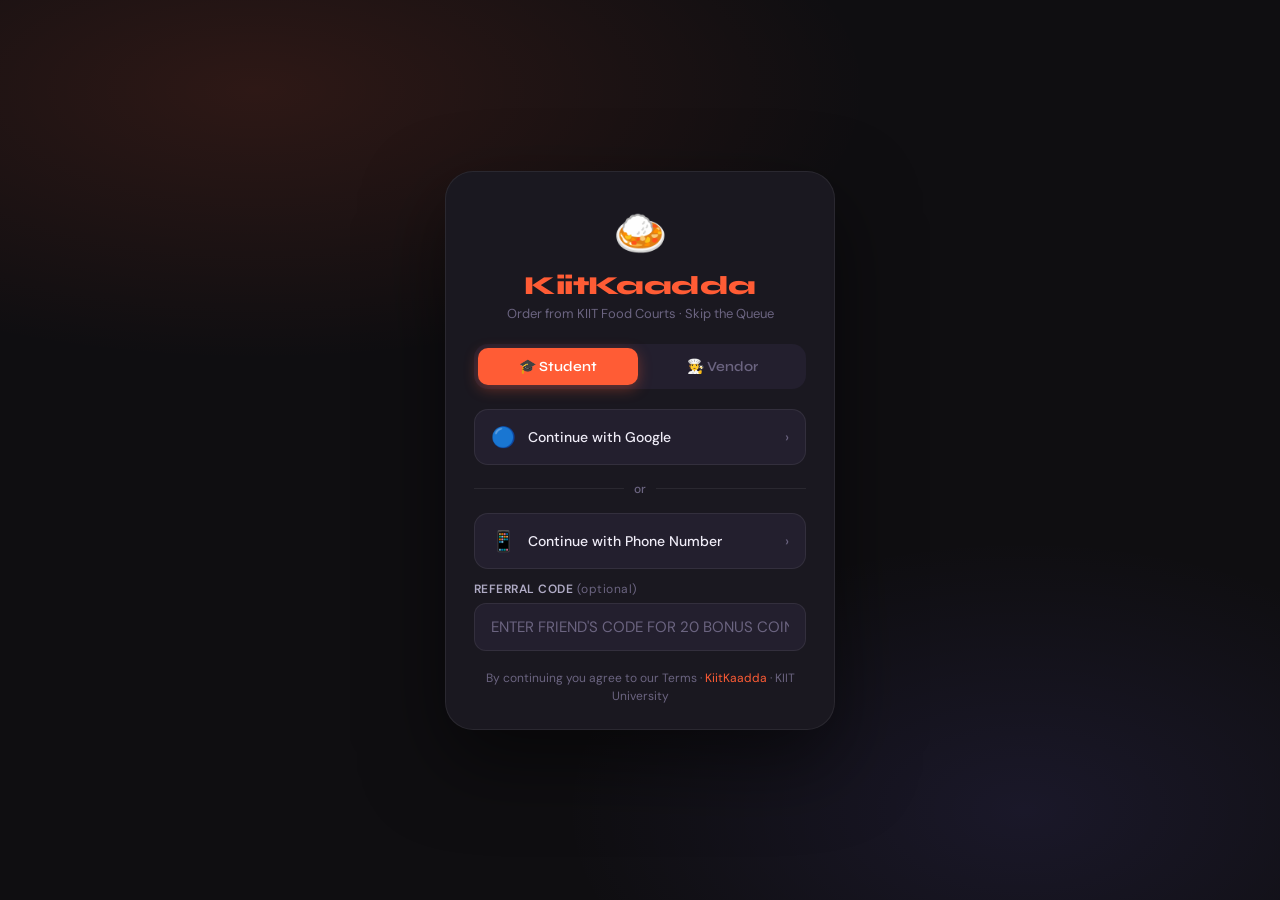
<file: index.html>
<!DOCTYPE html>
<html lang="en">
<head>
<meta charset="UTF-8">
<meta name="viewport" content="width=device-width, initial-scale=1.0, viewport-fit=cover">
<title>KiitKaadda – Campus Food Ordering</title>
<meta name="description" content="Order food from KIIT campus food courts and skip the queue.">
<meta name="theme-color" content="#ff5c35">
<meta name="mobile-web-app-capable" content="yes">
<meta name="apple-mobile-web-app-capable" content="yes">
<meta name="apple-mobile-web-app-status-bar-style" content="black-translucent">
<meta name="apple-mobile-web-app-title" content="KiitKaadda">
<meta property="og:title" content="KiitKaadda – Campus Food Ordering">
<meta property="og:description" content="Skip the queue. Order from KIIT food courts right from your phone.">
<meta property="og:type" content="website">
<link rel="icon" type="image/png" sizes="192x192" href="icon-192.png">
<link rel="apple-touch-icon" href="icon-192.png">
<link rel="manifest" href="manifest.json">
<link href="https://fonts.googleapis.com/css2?family=Syne:wght@400;600;700;800&family=DM+Sans:wght@300;400;500;600&display=swap" rel="stylesheet">
<link rel="stylesheet" href="style.css">
</head>
<body>

<div class="tcon" id="tc"></div>
<div id="recaptcha-container" style="position:fixed;bottom:0;left:0;z-index:9999;width:0;height:0;overflow:hidden;"></div>

<div id="login-ov">
  <div class="lcard">
    <div class="llogo">
      <span class="li">&#x1F35B;</span>
      <div class="ln">KiitKaadda</div>
      <div class="lt">Order from KIIT Food Courts &middot; Skip the Queue</div>
    </div>

    <div class="rtabs">
      <div class="rtab active" id="rt-student" onclick="selRole('student')">&#x1F393; Student</div>
      <div class="rtab"        id="rt-vendor"  onclick="selRole('vendor')">&#x1F9D1;&#x200D;&#x1F373; Vendor</div>
    </div>

    <div id="s-method">

      <!-- ── Student login options (hidden when vendor selected) ── -->
      <div id="student-methods">
        <div class="lmethods">
          <button class="mbtn" id="google-btn" onclick="showGoogle()">
            <span class="mi">&#x1F535;</span>
            <span class="ml">Continue with Google</span>
            <span class="ma">&rsaquo;</span>
          </button>
          <div class="divrow" id="google-divider">
            <div class="divline"></div>
            <div class="divtxt">or</div>
            <div class="divline"></div>
          </div>
          <button class="mbtn" onclick="showPhone()">
            <span class="mi">&#x1F4F1;</span>
            <span class="ml">Continue with Phone Number</span>
            <span class="ma">&rsaquo;</span>
          </button>
        </div>
        <div id="ref-row" style="margin-top:12px;">
          <div class="ig">
            <div class="ilbl">Referral Code <span style="color:var(--muted);font-weight:400;text-transform:none;">(optional)</span></div>
            <input class="ainp" id="ref-inp" type="text"
              placeholder="Enter friend's code for 20 bonus coins"
              maxlength="8" style="text-transform:uppercase;"
              oninput="this.value=this.value.toUpperCase()">
          </div>
        </div>
      </div>

      <!-- ── Vendor Register / Login sub-tabs (hidden when student selected) ── -->
      <div id="vendor-methods" style="display:none;">
        <div class="rtabs" style="margin-bottom:16px;">
          <div class="rtab active" id="vt-login"    onclick="selVendorMode('login')"   >&#x1F511; Login</div>
          <div class="rtab"        id="vt-register" onclick="selVendorMode('register')">&#x1F4DD; Register</div>
        </div>

        <!-- Vendor Login option -->
        <div id="vendor-login-opt">
          <button class="mbtn" onclick="showPhone()">
            <span class="mi">&#x1F4F1;</span>
            <span class="ml">Login with Phone Number</span>
            <span class="ma">&rsaquo;</span>
          </button>
          <div style="font-size:12px;color:var(--muted);text-align:center;margin-top:10px;">
            Already registered? Enter your phone &amp; OTP to access your dashboard.
          </div>
        </div>

        <!-- Vendor Register option -->
        <div id="vendor-register-opt" style="display:none;">
          <button class="mbtn" onclick="showVendorRegister()">
            <span class="mi">&#x1F3EA;</span>
            <span class="ml">Register your Food Court</span>
            <span class="ma">&rsaquo;</span>
          </button>
          <div style="font-size:12px;color:var(--muted);text-align:center;margin-top:10px;">
            New vendor? Register with your FC details, phone &amp; UPI ID.
          </div>
        </div>
      </div>

    </div>

    <div id="s-phone" class="pstep">
      <div style="display:flex;align-items:center;gap:10px;margin-bottom:2px;">
        <span class="bk" onclick="backMethod()">&larr; Back</span>
        <span style="font-size:13px;color:var(--text2);font-weight:600;">Phone Login</span>
      </div>
      <div id="pe">
        <div class="ig" style="margin-bottom:10px;">
          <div class="ilbl">Phone Number</div>
          <div class="prow">
            <div class="ccode">&#x1F1EE;&#x1F1F3; +91</div>
            <input class="ainp" id="ph" type="tel" maxlength="10"
              placeholder="10-digit number"
              oninput="this.value=this.value.replace(/\D/g,'')">
          </div>
        </div>
        <button class="lcta" id="send-otp-btn" onclick="sendOtp()">Send OTP &rarr;</button>
      </div>
      <div id="oe" style="display:none;animation:fU .3s ease">
        <div style="font-size:13px;color:var(--text2);margin-bottom:12px;">
          OTP sent to
          <span id="opd" style="color:var(--text);font-weight:600;"></span>
          <span style="color:var(--accent);cursor:pointer;font-size:12px;" onclick="backPe()">Change</span>
        </div>
        <div class="ig" style="margin-bottom:10px;">
          <div class="ilbl">Enter OTP</div>
          <div class="orow">
            <input class="odig" id="o0" maxlength="1" type="text" inputmode="numeric" oninput="oi(this,0)" onkeydown="ok(this,0)">
            <input class="odig" id="o1" maxlength="1" type="text" inputmode="numeric" oninput="oi(this,1)" onkeydown="ok(this,1)">
            <input class="odig" id="o2" maxlength="1" type="text" inputmode="numeric" oninput="oi(this,2)" onkeydown="ok(this,2)">
            <input class="odig" id="o3" maxlength="1" type="text" inputmode="numeric" oninput="oi(this,3)" onkeydown="ok(this,3)">
            <input class="odig" id="o4" maxlength="1" type="text" inputmode="numeric" oninput="oi(this,4)" onkeydown="ok(this,4)">
            <input class="odig" id="o5" maxlength="1" type="text" inputmode="numeric" oninput="oi(this,5)" onkeydown="ok(this,5)">
          </div>
        </div>
        <button class="lcta" onclick="verOtp()">Verify OTP &rarr;</button>
      </div>
    </div>

    <!-- Step: KIIT Email input (students only) -->
    <div id="s-google" class="gstep">
      <div style="display:flex;align-items:center;gap:10px;margin-bottom:16px;">
        <span class="bk" onclick="backMethod()">&larr; Back</span>
        <span style="font-size:13px;color:var(--text2);font-weight:600;">Student Login</span>
      </div>
      <div style="text-align:center;margin-bottom:20px;">
        <div style="font-size:36px;margin-bottom:6px;">&#x1F393;</div>
        <div style="font-family:var(--fh);font-size:16px;font-weight:700;color:var(--text);">Enter your KIIT Email</div>
        <div style="font-size:12px;color:var(--muted);margin-top:4px;">Only @kiit.ac.in emails are allowed</div>
      </div>
      <div class="ig" style="margin-bottom:6px;">
        <div class="ilbl">KIIT Email Address</div>
        <input class="ainp" id="gemail-inp" type="email"
          placeholder="yourname@kiit.ac.in"
          autocomplete="email"
          oninput="onGEmailInput(this.value)"
          onkeydown="if(event.key==='Enter'&&!document.getElementById('gcta').disabled)doGoogle()">
      </div>
      <div id="gemail-err" style="font-size:12px;color:var(--accent);margin-bottom:8px;display:none;">
        &#x274C; Only @kiit.ac.in emails are allowed
      </div>
      <button class="lcta" id="gcta" onclick="doGoogle()" disabled>Continue &rarr;</button>
    </div>

    <!-- ── Step: Vendor Registration form ── -->
    <div id="s-vendor-register" class="pstep" style="display:none;">
      <div style="display:flex;align-items:center;gap:10px;margin-bottom:16px;">
        <span class="bk" onclick="backMethod()">&larr; Back</span>
        <span style="font-size:13px;color:var(--text2);font-weight:600;">Register Food Court</span>
      </div>
      <div class="ig" style="margin-bottom:10px;">
        <div class="ilbl">Food Court</div>
        <select class="ainp" id="vreg-fc" style="cursor:pointer;">
          <option value="">Select your Food Court</option>
          <option value="FC1">FC1 — South Indian &amp; Snacks</option>
          <option value="FC2">FC2 — Chinese &amp; Fast Food</option>
          <option value="FC3">FC3 — Rolls &amp; Sandwiches</option>
          <option value="FC4">FC4 — Beverages &amp; Desserts</option>
        </select>
      </div>
      <div class="ig" style="margin-bottom:10px;">
        <div class="ilbl">Your Name</div>
        <input class="ainp" id="vreg-name" type="text" placeholder="e.g. Ravi Kumar"
          maxlength="32" autocomplete="name">
      </div>
      <div class="ig" style="margin-bottom:10px;">
        <div class="ilbl">Phone Number</div>
        <div class="prow">
          <div class="ccode">&#x1F1EE;&#x1F1F3; +91</div>
          <input class="ainp" id="vreg-ph" type="tel" maxlength="10"
            placeholder="10-digit number"
            oninput="this.value=this.value.replace(/\D/g,'')">
        </div>
      </div>
      <div class="ig" style="margin-bottom:10px;">
        <div class="ilbl">UPI ID</div>
        <input class="ainp" id="vreg-upi" type="text" placeholder="yourname@upi"
          maxlength="64" autocomplete="off">
      </div>
      <div class="ig" style="margin-bottom:10px;">
        <div class="ilbl">Create Secret Code <span style="color:var(--muted);font-weight:400;text-transform:none;font-size:11px;">(you'll use this to login)</span></div>
        <input class="ainp" id="vreg-secret" type="password"
          placeholder="Choose a secret code (min 4 chars)"
          maxlength="32" autocomplete="new-password">
      </div>
      <div class="ig" style="margin-bottom:10px;">
        <div class="ilbl">Confirm Secret Code</div>
        <input class="ainp" id="vreg-secret2" type="password"
          placeholder="Re-enter your secret code"
          maxlength="32" autocomplete="new-password">
      </div>
      <div id="vreg-err" style="font-size:12px;color:var(--accent);margin-bottom:8px;display:none;"></div>
      <button class="lcta" onclick="submitVendorRegister()" style="width:100%;">
        Send OTP to Verify &rarr;
      </button>
    </div>

    <!-- ── Step: Vendor secret code (login path — after OTP) ── -->
    <div id="s-vendor-code" class="pstep" style="display:none;">
      <div style="display:flex;align-items:center;gap:10px;margin-bottom:16px;">
        <span class="bk" onclick="backMethod()">← Back</span>
        <span style="font-size:13px;color:var(--text2);font-weight:600;">Vendor Verification</span>
      </div>
      <div class="nsico">🔐</div>
      <div class="nstit" style="text-align:center;margin-bottom:6px;">Vendor Access Code</div>
      <div class="nssub" style="text-align:center;margin-bottom:16px;">
        Enter the secret code you chose<br>when you registered.
      </div>
      <div class="ig" style="width:100%;margin-bottom:8px;">
        <div class="ilbl">Secret Code</div>
        <input class="ainp" id="vc-inp" type="password"
          placeholder="Enter vendor secret code"
          maxlength="32"
          oninput="document.getElementById('vc-cta').disabled=this.value.trim().length<3"
          onkeydown="if(event.key==='Enter')verVendorCode()">
      </div>
      <button class="lcta" id="vc-cta" onclick="verVendorCode()" disabled style="width:100%;">
        Access Dashboard 🧑‍🍳
      </button>
      <div style="font-size:11px;color:var(--muted);margin-top:10px;text-align:center;">
        Forgot your code? Re-register with the same phone number.
      </div>
    </div>

    <div id="s-name" class="nstep">
      <div class="nsico">&#x1F44B;</div>
      <div class="nstit">What's your name?</div>
      <div class="nssub">We'll personalise your experience.<br>You can update this anytime.</div>
      <div class="ig" style="width:100%;">
        <div class="ilbl">Your Name</div>
        <input class="ainp" id="ni" type="text"
          placeholder="e.g. Naveen, Priya&#x2026;"
          maxlength="32" autocomplete="given-name"
          oninput="document.getElementById('ncta').disabled=this.value.trim().length<2"
          onkeydown="if(event.key==='Enter')finLogin()">
      </div>
      <button class="lcta" id="ncta" onclick="finLogin()" disabled style="width:100%;">
        Let's Go &#x1F680;
      </button>
    </div>

    <div class="lfoot">By continuing you agree to our Terms &middot;
      <span style="color:var(--accent)">KiitKaadda</span> &middot; KIIT University
    </div>
  </div>
</div>

<div class="shell" id="app" style="display:none;">
  <div class="sbar">
    <span id="clk">9:41</span>
    <span style="color:var(--accent);font-family:var(--fh);font-weight:800;font-size:13px;">KiitKaadda</span>
    <span>&#x1F4F6; &#x1F50B;</span>
  </div>

  <div class="shell-body">

  <div class="screen active" id="sc-home">
    <div class="scroll">
      <div class="hdr">
        <div class="hbrand">
          <div class="hlogo">&#x1F35B; KiitKaadda</div>
          <button class="sbtn" onclick="shareApp()">&#x1F4E4; Share</button>
        </div>
        <div class="greet">Hey, <span class="hl" id="gname">KIITian</span> &#x1F44B;<br>
          <span style="font-size:18px;color:var(--text);">What are you eating?</span>
        </div>
        <div class="subl">Order from KIIT Food Courts &middot; Skip the Queue</div>
      </div>
      <div class="srch">
        <span>&#x1F50D;</span>
        <input type="text" placeholder="Search dishes, stalls&#x2026;" id="srchi" oninput="doSearch(this.value)">
      </div>
      <div id="iban" class="iban" onclick="trigInst()" style="display:none;">
        <div class="iico">&#x1F4F2;</div>
        <div class="itxt">
          <div class="iti">Install KiitKaadda</div>
          <div class="isu">Add to home screen</div>
        </div>
        <div class="idis" onclick="event.stopPropagation();disInst()">&#x2715;</div>
      </div>
      <div style="font-family:var(--fh);font-size:11px;font-weight:700;letter-spacing:.1em;text-transform:uppercase;color:var(--muted);padding:20px 24px 10px;">Food Courts</div>
      <div class="fcg">
        <div class="fcc a1" onclick="openMenu('FC1')">
          <div class="fce">&#x1F35B;</div><div class="fcn">FC1</div>
          <div class="fcm">South Indian &amp; Snacks</div>
          <div class="fcst open">Open</div>
          <div class="fc-qr" onclick="event.stopPropagation();copyQR('FC1')" title="Copy QR link">&#x1F517;</div>
        </div>
        <div class="fcc a2" onclick="openMenu('FC2')">
          <div class="fce">&#x1F35C;</div><div class="fcn">FC2</div>
          <div class="fcm">Chinese &amp; Fast Food</div>
          <div class="fcst busy">Busy</div>
          <div class="fc-qr" onclick="event.stopPropagation();copyQR('FC2')" title="Copy QR link">&#x1F517;</div>
        </div>
        <div class="fcc a3" onclick="openMenu('FC3')">
          <div class="fce">&#x1F96A;</div><div class="fcn">FC3</div>
          <div class="fcm">Rolls &amp; Sandwiches</div>
          <div class="fcst open">Open</div>
          <div class="fc-qr" onclick="event.stopPropagation();copyQR('FC3')" title="Copy QR link">&#x1F517;</div>
        </div>
        <div class="fcc a4" onclick="openMenu('FC4')">
          <div class="fce">&#x2615;</div><div class="fcn">FC4</div>
          <div class="fcm">Beverages &amp; Desserts</div>
          <div class="fcst open">Open</div>
          <div class="fc-qr" onclick="event.stopPropagation();copyQR('FC4')" title="Copy QR link">&#x1F517;</div>
        </div>
      </div>
      <div class="cban" onclick="showReferral()">
        <div class="cleft">
          <div class="ctit">&#x1FA99; Reward Coins</div>
          <div class="csub">Earn 5 coins per &#x20B9;100 spent &middot; Share code for +20 bonus!</div>
        </div>
        <div class="cbadge">
          <div class="cnum" id="cdis">0</div>
          <div class="clbl">coins</div>
        </div>
      </div>
      <div class="ref-card" id="ref-card" style="display:none;">
        <div class="ref-title">&#x1F381; Your Referral Code</div>
        <div class="ref-code" id="ref-code-disp">&#x2013;&#x2013;&#x2013;&#x2013;</div>
        <div class="ref-sub">Share this code &middot; Both of you get 20 coins when they sign up!</div>
        <button class="ref-copy-btn" onclick="copyReferralCode()">&#x1F4CB; Copy Code</button>
      </div>
      <div style="height:20px;"></div>
    </div>
  </div>

  <div class="screen" id="sc-menu" style="position:relative;">
    <div class="mhero">
      <div class="back" onclick="goTo('sc-home')">&larr; Back</div>
      <div class="mhn" id="mt"></div>
      <div class="mhm" id="mm"></div>
    </div>
    <div class="qbar">
      <div class="qg"><div class="ql">Orders ahead</div><div class="qv" id="qo">&ndash;</div></div>
      <div class="qd"></div>
      <div class="qg"><div class="ql">Est. wait</div><div class="qv" id="qw">&ndash; min</div></div>
      <div class="qd"></div>
      <div class="qg"><div class="ql">Queue status</div><div class="qv" id="qs">&ndash;</div></div>
    </div>
    <div class="ctabs" id="ctabs"></div>
    <div class="menu-scroll">
      <div class="mlist" id="mlist"></div>
    </div>
    <div class="cfab empty" id="cfab">
      <div class="fbc" id="fbc">Cart is empty</div>
      <div class="fbl" id="fbl"></div>
      <div class="fbt" id="fbt"></div>
    </div>
  </div>

  <div class="screen" id="sc-cart">
    <div class="chdr">
      <div class="back" onclick="goTo('sc-menu')" style="margin:0;">&larr;</div>
      <div class="cart-title">Your Cart</div>
      <div class="cftag" id="cftag">FC1</div>
    </div>
    <div id="cbody" style="display:flex;flex-direction:column;flex:1;overflow:hidden;">
      <div class="scroll" style="padding-bottom:20px;">
        <div class="citems" id="citems"></div>
        <div class="osum">
          <div class="srow"><span>Subtotal</span><span id="ssub">&#x20B9;0</span></div>
          <div class="srow"><span>Platform fee</span><span>&#x20B9;2</span></div>
          <div class="srow tot"><span>Total</span><span id="stot">&#x20B9;2</span></div>
        </div>
        <div class="cpn">
          <span style="font-size:18px;">&#x1F39F;&#xFE0F;</span>
          <span style="flex:1;font-size:13px;color:var(--muted);">Apply coupon or redeem coins</span>
          <span style="color:var(--muted);font-size:14px;">&rsaquo;</span>
        </div>
        <div style="padding:0 0 4px;">
          <button class="upi-btn" id="upi-btn" onclick="doUPI()">
            <span style="font-size:18px;">&#x1F4B3;</span>
            <span>Pay via UPI</span>
            <span class="upi-amt" id="upi-amt">&#x20B9;0</span>
          </button>
          <div style="font-size:11px;color:var(--muted);text-align:center;margin-top:6px;">Opens your UPI app automatically</div>
        </div>
      </div>
      <button class="cta" id="chkbtn" onclick="placeOrder()">&#x2713; Place Order (Cash / Already Paid)</button>
    </div>
    <div id="cempty" class="ecart" style="display:none;">
      <div class="ei">&#x1F6D2;</div>
      <p>Your cart is empty.<br>Add something delicious!</p>
      <button class="bsec" style="width:auto;padding:10px 24px;margin-top:8px;" onclick="goTo('sc-home')">Browse Food Courts</button>
    </div>
  </div>

  <div class="screen" id="sc-orders">
    <div class="ohdr"><div class="otit">Your Orders</div></div>
    <div class="scroll"><div class="olist" id="olist"></div></div>
  </div>

  <div class="screen" id="sc-confirm">
    <div class="conwrap">
      <div class="conanim">&#x2713;</div>
      <div class="contit">Order Placed!</div>
      <div class="consub">Your food is being prepared.<br>Show your token at the counter.</div>
      <div class="tcard">
        <div class="tlbl">Order Token</div>
        <div class="tnum" id="tnum">#101</div>
        <div class="tfc" id="tfc">FC1</div>
        <div class="twait" id="twait">&#x23F1; Est. ready in 12 min</div>
      </div>
      <div class="cea">&#x1FA99; You earned <strong id="cen">&nbsp;10&nbsp;</strong> coins on this order!</div>
      <div class="cacts">
        <button class="cta" style="margin:0;width:100%;" onclick="goTo('sc-home')">Back to Home</button>
        <button class="bsec" onclick="switchNav('orders')">View Order History</button>
      </div>
    </div>
  </div>

  <div class="screen" id="sc-profile">
    <div class="psec"><div class="ptit">Profile</div></div>
    <div class="scroll">
      <div class="pcard">
        <div class="parow">
          <div class="pav" id="pav">?</div>
          <div>
            <div class="pdn" id="pdn">&ndash;</div>
            <div class="prt student" id="prt">Student</div>
          </div>
        </div>
        <div class="profile-row"><div class="prl">Reward Coins</div><div class="prv" id="pcoins">0 &#x1FA99;</div></div>
        <div class="profile-row"><div class="prl">Total Orders</div><div class="prv" id="pords">0</div></div>
        <div class="profile-row"><div class="prl">Referral Code</div><div class="prv ref-prv" id="p-refcode" onclick="copyReferralCode()">&ndash;&ndash;</div></div>
        <div class="profile-row"><div class="prl">Login Method</div><div class="prv" id="plm">&ndash;</div></div>
      </div>
      <div class="pcard" style="margin-top:12px;">
        <div class="profile-row" onclick="shareApp()"><div>&#x1F4E4; Share KiitKaadda</div><div style="color:var(--muted);">&rsaquo;</div></div>
        <div class="profile-row" onclick="window.open('token-display.html','_blank')"><div>&#x1F4FA; Token Display Screen</div><div style="color:var(--muted);">&rsaquo;</div></div>
      </div>
      <button class="logbtn" onclick="logout()">&#x1F6AA; Logout</button>
      <div style="height:20px;"></div>
    </div>
  </div>

  </div>

  <div class="bnav">
    <div class="ni active" id="nv-home"    onclick="switchNav('home')">   <div class="ni-icon">&#x1F3E0;</div><div class="ni-lbl">Home</div></div>
    <div class="ni"        id="nv-cart"    onclick="switchNav('cart')">   <div class="ni-icon">&#x1F6D2;</div><div class="nbadge" id="nbadge">0</div><div class="ni-lbl">Cart</div></div>
    <div class="ni"        id="nv-orders"  onclick="switchNav('orders')"> <div class="ni-icon">&#x1F4CB;</div><div class="ni-lbl">Orders</div></div>
    <div class="ni"        id="nv-profile" onclick="switchNav('profile')"><div class="ni-icon">&#x1F464;</div><div class="ni-lbl">Profile</div></div>
  </div>
</div>

<!-- NOT type="module" — dynamic import() inside script.js still works fine -->
<script src="script.js"></script>
</body>
</html>
</file>
<file: style.css>
/* ══════════════════════════════════════
   KIITKAADDA – style.css v3
   Existing design PRESERVED.
   New styles appended at bottom.
══════════════════════════════════════ */
*,*::before,*::after{box-sizing:border-box;margin:0;padding:0;-webkit-tap-highlight-color:transparent}

:root{
  --bg:#0f0e11;
  --surface:#1a1820;--surface2:#231f2e;--surface3:#2c2838;
  --border:rgba(255,255,255,0.07);--border-h:rgba(255,255,255,0.14);
  --accent:#ff5c35;--accent-h:#ff7251;--accent-d:rgba(255,92,53,0.15);
  --accent2:#ffb800;--accent2-d:rgba(255,184,0,0.12);
  --accent3:#00d97e;--accent3-d:rgba(0,217,126,0.12);
  --accent4:#7c6eff;
  --text:#f0edf8;--text2:#b0abc5;--muted:#6b6480;
  --r:18px;--rb:14px;
  --fh:'Syne',sans-serif;--fb:'DM Sans',sans-serif;
  --tr:0.2s cubic-bezier(0.4,0,0.2,1);
  --sb:env(safe-area-inset-bottom,0px);
  --nav-h:calc(72px + var(--sb));
}

html{scroll-behavior:smooth}

body{
  background:var(--bg);color:var(--text);font-family:var(--fb);
  min-height:100vh;min-height:100dvh;
  display:flex;align-items:flex-start;justify-content:center;
  overflow-x:hidden;
}
body::before{
  content:'';position:fixed;inset:0;
  background:
    radial-gradient(ellipse 70% 45% at 15% 0%,rgba(255,92,53,.10) 0%,transparent 65%),
    radial-gradient(ellipse 55% 40% at 85% 100%,rgba(0,217,126,.07) 0%,transparent 60%);
  pointer-events:none;z-index:0;
}

/* ── APP SHELL ─────────────────────── */
.shell{
  width:100%;max-width:430px;height:100vh;height:100dvh;
  background:var(--bg);position:relative;
  display:flex;flex-direction:column;overflow:hidden;z-index:1;
}
@media(min-width:480px){
  body{padding:24px;align-items:center}
  .shell{
    height:min(840px,95dvh);max-height:940px;border-radius:44px;
    border:1.5px solid rgba(255,255,255,.09);
    box-shadow:0 40px 100px rgba(0,0,0,.6),0 0 0 1px rgba(255,255,255,.03);
  }
}

.sbar{display:none}

/* ── SHELL BODY ────────────────────── */
.shell-body{
  flex:1;display:flex;flex-direction:column;
  overflow:hidden;padding-bottom:var(--nav-h);min-height:0;
}

/* ── SCREENS ───────────────────────── */
.screen{
  display:none;flex-direction:column;flex:1;
  overflow:hidden;position:relative;min-height:0;
}
.screen.active{display:flex;animation:sIn .25s cubic-bezier(.4,0,.2,1)}
@keyframes sIn{from{opacity:0;transform:translateY(10px)}to{opacity:1;transform:translateY(0)}}

/* ── GENERIC SCROLL CONTAINER ──────── */
.scroll{
  flex:1;overflow-y:auto;overflow-x:hidden;
  -webkit-overflow-scrolling:touch;scrollbar-width:thin;
  scrollbar-color:var(--surface2) transparent;padding-bottom:24px;
}
.scroll::-webkit-scrollbar{width:3px}
.scroll::-webkit-scrollbar-track{background:transparent}
.scroll::-webkit-scrollbar-thumb{background:var(--surface2);border-radius:2px}

/* ── BOTTOM NAV ─────────────────────── */
.bnav{
  display:flex;padding:10px 8px calc(10px + var(--sb));
  border-top:1px solid var(--border);
  background:rgba(15,14,17,.97);
  backdrop-filter:blur(14px);-webkit-backdrop-filter:blur(14px);
  position:fixed;bottom:0;left:50%;transform:translateX(-50%);
  width:100%;max-width:430px;z-index:1000;
}
@media(min-width:480px){.bnav{border-radius:0 0 44px 44px;}}
.ni{
  flex:1;display:flex;flex-direction:column;align-items:center;
  gap:3px;cursor:pointer;padding:6px 4px;border-radius:12px;
  transition:background var(--tr);position:relative;
  min-height:52px;justify-content:center;user-select:none;
}
.ni:hover{background:var(--surface)}.ni:active{transform:scale(.93)}
.ni-icon{font-size:20px;line-height:1}
.ni-lbl{font-size:10px;color:var(--muted);font-weight:500;letter-spacing:.01em}
.ni.active .ni-lbl{color:var(--accent);font-weight:600}
.ni.active .ni-icon{filter:drop-shadow(0 0 6px rgba(255,92,53,.5))}
.nbadge{
  position:absolute;top:4px;right:calc(50% - 18px);
  background:var(--accent);color:#fff;font-size:9px;font-weight:700;
  width:16px;height:16px;border-radius:50%;
  display:none;align-items:center;justify-content:center;
  border:1.5px solid var(--bg);
}
.nbadge.on{display:flex}

/* ══════════════════════════════════════
   LOGIN OVERLAY
══════════════════════════════════════ */
#login-ov{
  position:fixed;inset:0;z-index:300;background:var(--bg);
  display:flex;align-items:center;justify-content:center;
  padding:24px;overflow-y:auto;
}
#login-ov::before{
  content:'';position:fixed;inset:0;
  background:
    radial-gradient(ellipse 80% 50% at 20% 10%,rgba(255,92,53,.13) 0%,transparent 60%),
    radial-gradient(ellipse 60% 50% at 80% 90%,rgba(124,110,255,.10) 0%,transparent 60%);
  pointer-events:none;
}
.lcard{
  width:100%;max-width:390px;background:var(--surface);border:1.5px solid var(--border);
  border-radius:28px;padding:32px 28px 24px;position:relative;z-index:1;
  box-shadow:0 32px 80px rgba(0,0,0,.5);animation:lcIn .5s cubic-bezier(.34,1.2,.64,1);
}
@keyframes lcIn{from{opacity:0;transform:translateY(24px) scale(.97)}to{opacity:1;transform:translateY(0) scale(1)}}

.llogo{text-align:center;margin-bottom:6px}
.llogo .li{font-size:44px;display:block;margin-bottom:8px}
.llogo .ln{font-family:var(--fh);font-size:26px;font-weight:800;color:var(--accent);letter-spacing:-.02em}
.llogo .lt{font-size:13px;color:var(--muted);margin-top:4px}

.rtabs{display:flex;background:var(--surface2);border-radius:14px;padding:4px;margin:22px 0 20px;gap:4px}
.rtab{
  flex:1;text-align:center;padding:10px 8px;border-radius:10px;
  font-size:14px;font-weight:600;font-family:var(--fh);
  cursor:pointer;transition:all var(--tr);color:var(--muted);user-select:none;
}
.rtab.active{background:var(--accent);color:#fff;box-shadow:0 4px 14px rgba(255,92,53,.35)}
.rtab:not(.active):hover{color:var(--text);background:var(--surface3)}

.lmethods{display:flex;flex-direction:column;gap:10px}
.mbtn{
  display:flex;align-items:center;gap:12px;
  background:var(--surface2);border:1.5px solid var(--border);border-radius:14px;
  padding:14px 16px;cursor:pointer;transition:all var(--tr);
  font-family:var(--fb);font-size:14px;font-weight:500;color:var(--text);
  width:100%;text-align:left;
}
.mbtn:hover{border-color:var(--border-h);background:var(--surface3);transform:translateY(-1px)}
.mbtn:active{transform:scale(.98)}
.mi{font-size:20px;flex-shrink:0}.ml{flex:1}.ma{color:var(--muted);font-size:14px}

.divrow{display:flex;align-items:center;gap:10px;margin:6px 0}
.divline{flex:1;height:1px;background:var(--border)}.divtxt{font-size:12px;color:var(--muted);font-weight:500}

.ig{display:flex;flex-direction:column;gap:6px}
.ilbl{font-size:12px;font-weight:600;color:var(--text2);letter-spacing:.04em;text-transform:uppercase}
.ainp{
  background:var(--surface2);border:1.5px solid var(--border);border-radius:12px;
  padding:13px 16px;font-family:var(--fb);font-size:15px;color:var(--text);
  outline:none;width:100%;transition:border-color var(--tr),box-shadow var(--tr);
}
.ainp::placeholder{color:var(--muted)}
.ainp:focus{border-color:var(--accent);box-shadow:0 0 0 3px var(--accent-d)}

.prow{display:flex;gap:8px}
.ccode{
  background:var(--surface2);border:1.5px solid var(--border);border-radius:12px;
  padding:13px 14px;font-size:14px;font-weight:600;color:var(--text2);
  white-space:nowrap;flex-shrink:0;
}

.orow{display:grid;grid-template-columns:repeat(6,1fr);gap:6px}
.odig{
  width:100%;min-width:0;background:var(--surface2);border:1.5px solid var(--border);
  border-radius:12px;padding:14px 4px;font-family:var(--fh);font-size:20px;font-weight:700;
  color:var(--text);outline:none;text-align:center;
  transition:border-color var(--tr),box-shadow var(--tr);
}
.odig:focus{border-color:var(--accent);box-shadow:0 0 0 3px var(--accent-d)}

.lcta{
  background:var(--accent);color:#fff;font-family:var(--fh);
  font-size:15px;font-weight:700;padding:15px;border-radius:var(--rb);
  border:none;cursor:pointer;width:100%;margin-top:14px;
  transition:all var(--tr);box-shadow:0 6px 20px rgba(255,92,53,.35);
}
.lcta:hover{background:var(--accent-h);transform:translateY(-1px);box-shadow:0 10px 28px rgba(255,92,53,.45)}
.lcta:active{transform:scale(.98)}.lcta:disabled{opacity:.5;cursor:not-allowed;transform:none}

.lfoot{text-align:center;font-size:12px;color:var(--muted);margin-top:18px;line-height:1.5}

.pstep{display:none;flex-direction:column;gap:10px}
.pstep.on{display:flex;animation:fU .25s ease}
.gstep{display:none;flex-direction:column;gap:10px}
.gstep.on{display:flex;animation:fU .25s ease}
.nstep{display:none;flex-direction:column;align-items:center;text-align:center}
.nstep.on{display:flex;animation:fU .3s ease}
.bk{cursor:pointer;color:var(--muted);font-size:13px;transition:color var(--tr)}.bk:hover{color:var(--text)}
.nsico{font-size:48px;margin-bottom:14px}
.nstit{font-family:var(--fh);font-size:22px;font-weight:800;margin-bottom:6px}
.nssub{font-size:13px;color:var(--muted);margin-bottom:24px;line-height:1.5}

.gacc{
  display:flex;align-items:center;gap:12px;
  background:var(--surface2);border:1.5px solid var(--border);border-radius:14px;
  padding:12px 16px;cursor:pointer;transition:all var(--tr);width:100%;
}
.gacc:hover{border-color:var(--border-h);background:var(--surface3)}
.gav{
  width:38px;height:38px;border-radius:50%;
  background:linear-gradient(135deg,var(--accent),var(--accent2));
  display:flex;align-items:center;justify-content:center;
  font-size:15px;font-weight:700;color:#fff;flex-shrink:0;font-family:var(--fh);
}
.gai{flex:1;text-align:left}.gan{font-size:14px;font-weight:600;color:var(--text)}.gae{font-size:11px;color:var(--muted);margin-top:1px}
.gck{color:var(--accent3);font-size:16px;display:none}
.gacc.sel .gck{display:block}.gacc.sel{border-color:rgba(0,217,126,.4)}

/* ══════════════════════════════════════
   HOME SCREEN
══════════════════════════════════════ */
.hdr{padding:10px 24px 0}
.hbrand{display:flex;align-items:center;justify-content:space-between;margin-bottom:12px}
.hlogo{font-family:var(--fh);font-size:17px;font-weight:800;color:var(--accent);letter-spacing:-.02em}
.sbtn{
  display:flex;align-items:center;gap:6px;font-size:12px;font-weight:600;
  color:var(--text2);background:var(--surface);border:1.5px solid var(--border);
  border-radius:20px;padding:6px 12px;cursor:pointer;transition:all var(--tr);
}
.sbtn:hover{border-color:var(--accent);color:var(--accent);background:var(--accent-d)}
.sbtn:active{transform:scale(.96)}
.greet{font-family:var(--fh);font-size:23px;font-weight:800;line-height:1.25}
.greet .hl{color:var(--accent)}
.subl{color:var(--text2);font-size:13px;margin-top:5px}
.srch{
  margin:14px 24px 0;background:var(--surface);border:1.5px solid var(--border);
  border-radius:14px;display:flex;align-items:center;gap:10px;
  padding:13px 16px;color:var(--muted);font-size:14px;
  transition:border-color var(--tr),box-shadow var(--tr);
}
.srch:hover{border-color:var(--border-h)}
.srch:focus-within{border-color:var(--accent);box-shadow:0 0 0 3px var(--accent-d)}
.srch input{background:none;border:none;outline:none;color:var(--text);font-family:var(--fb);font-size:14px;flex:1}
.srch input::placeholder{color:var(--muted)}

/* Food court cards */
.fcg{display:grid;grid-template-columns:1fr 1fr;gap:12px;padding:0 24px}
.fcc{
  background:var(--surface);border:1.5px solid var(--border);border-radius:var(--r);
  padding:18px 16px 14px;cursor:pointer;position:relative;overflow:hidden;
  transition:transform var(--tr),border-color var(--tr),box-shadow var(--tr),background var(--tr);
  user-select:none;
}
.fcc::before{content:'';position:absolute;inset:0;background:linear-gradient(135deg,rgba(255,255,255,.04) 0%,transparent 50%);pointer-events:none}
.fcc:hover{transform:translateY(-3px);box-shadow:0 4px 20px rgba(0,0,0,.3);background:var(--surface2)}
.fcc:active{transform:scale(.97)}
.fcc.a1{border-color:rgba(255,92,53,.25)}.fcc.a1:hover{border-color:rgba(255,92,53,.5);box-shadow:0 8px 28px rgba(255,92,53,.15)}
.fcc.a2{border-color:rgba(255,184,0,.25)}.fcc.a2:hover{border-color:rgba(255,184,0,.5);box-shadow:0 8px 28px rgba(255,184,0,.12)}
.fcc.a3{border-color:rgba(0,217,126,.25)}.fcc.a3:hover{border-color:rgba(0,217,126,.5);box-shadow:0 8px 28px rgba(0,217,126,.12)}
.fcc.a4{border-color:rgba(124,110,255,.25)}.fcc.a4:hover{border-color:rgba(124,110,255,.5);box-shadow:0 8px 28px rgba(124,110,255,.12)}
.fce{font-size:28px;margin-bottom:10px}.fcn{font-family:var(--fh);font-size:16px;font-weight:700}.fcm{font-size:12px;color:var(--muted);margin-top:3px}
.fcst{display:inline-flex;align-items:center;gap:5px;margin-top:10px;font-size:11px;font-weight:600;padding:4px 9px;border-radius:20px}
.fcst.open{background:var(--accent3-d);color:var(--accent3)}
.fcst.busy{background:var(--accent2-d);color:var(--accent2)}
.fcst::before{content:'●';font-size:7px}

/* QR link button on food court card */
.fc-qr{
  position:absolute;top:10px;right:10px;
  font-size:14px;opacity:.35;cursor:pointer;
  transition:opacity var(--tr);padding:4px;
}
.fcc:hover .fc-qr{opacity:.8}

/* Coins banner */
.cban{
  margin:16px 24px 0;
  background:linear-gradient(120deg,var(--surface) 0%,var(--surface2) 100%);
  border:1.5px solid rgba(255,184,0,.22);border-radius:var(--r);
  padding:15px 18px;display:flex;align-items:center;justify-content:space-between;
  cursor:pointer;transition:border-color var(--tr),transform var(--tr);
}
.cban:hover{border-color:rgba(255,184,0,.4);transform:translateY(-1px)}
.cleft{flex:1}
.ctit{font-family:var(--fh);font-size:13px;font-weight:700;color:var(--accent2)}
.csub{font-size:12px;color:var(--muted);margin-top:3px;line-height:1.5}
.cbadge{background:var(--accent2-d);border:1px solid rgba(255,184,0,.28);border-radius:12px;padding:8px 14px;text-align:center;flex-shrink:0;margin-left:12px}
.cnum{font-family:var(--fh);font-size:24px;font-weight:800;color:var(--accent2);line-height:1}
.clbl{font-size:10px;color:var(--muted);margin-top:2px}

/* Install banner */
.iban{
  margin:12px 24px 0;
  background:linear-gradient(120deg,rgba(124,110,255,.12),rgba(124,110,255,.06));
  border:1.5px solid rgba(124,110,255,.25);border-radius:14px;
  padding:12px 16px;display:flex;align-items:center;gap:10px;
  cursor:pointer;transition:all var(--tr);
}
.iban:hover{border-color:rgba(124,110,255,.5)}
.iico{font-size:22px;flex-shrink:0}
.itxt{flex:1}.iti{font-size:13px;font-weight:600;color:var(--accent4)}.isu{font-size:11px;color:var(--muted);margin-top:1px}
.idis{font-size:18px;color:var(--muted);cursor:pointer;padding:4px}

/* ══════════════════════════════════════
   MENU SCREEN
══════════════════════════════════════ */
.mhero{background:var(--surface2);padding:14px 24px 18px;flex-shrink:0;position:relative;overflow:hidden;}
.mhero::after{content:'';position:absolute;right:-20px;top:-20px;width:120px;height:120px;background:radial-gradient(circle,rgba(255,92,53,.12) 0%,transparent 70%);pointer-events:none;}
.back{display:inline-flex;align-items:center;gap:6px;font-size:13px;font-weight:500;color:var(--text2);cursor:pointer;margin-bottom:10px;padding:4px 0;transition:color var(--tr);user-select:none;}
.back:hover{color:var(--text)}.back:active{opacity:.7}
.mhn{font-family:var(--fh);font-size:26px;font-weight:800;line-height:1.2}
.mhn .fa{color:var(--accent)}
.mhm{font-size:13px;color:var(--text2);margin-top:5px;display:flex;gap:12px;flex-wrap:wrap}
.mpill{display:inline-flex;align-items:center;gap:4px;background:var(--surface3);border-radius:20px;padding:3px 10px;font-size:12px;color:var(--text2)}

.qbar{background:var(--surface);border:1.5px solid var(--border);border-radius:12px;padding:11px 14px;margin:14px 24px 0;display:flex;align-items:center;justify-content:space-between;flex-shrink:0;}
.ql{font-size:12px;color:var(--muted)}
.qv{font-family:var(--fh);font-size:13px;font-weight:700;color:var(--accent2)}
.qd{width:1px;height:24px;background:var(--border)}
.qg{display:flex;flex-direction:column;align-items:center;gap:1px}

.ctabs{display:flex;gap:8px;padding:14px 24px 0;overflow-x:auto;scrollbar-width:none;flex-shrink:0;}
.ctabs::-webkit-scrollbar{display:none}
.tab{flex-shrink:0;padding:8px 16px;border-radius:20px;font-size:13px;font-weight:500;background:var(--surface);border:1.5px solid var(--border);color:var(--muted);cursor:pointer;transition:all var(--tr);user-select:none;}
.tab:hover{border-color:var(--border-h);color:var(--text)}
.tab.active{background:var(--accent);border-color:var(--accent);color:#fff;font-weight:600}

.menu-scroll{flex:1;overflow-y:auto;overflow-x:hidden;-webkit-overflow-scrolling:touch;min-height:0;padding-bottom:90px;scrollbar-width:thin;scrollbar-color:var(--surface2) transparent;}
.menu-scroll::-webkit-scrollbar{width:3px}
.menu-scroll::-webkit-scrollbar-track{background:transparent}
.menu-scroll::-webkit-scrollbar-thumb{background:var(--surface2);border-radius:2px}

.mlist{padding:6px 24px 0}
.mit{display:flex;align-items:center;gap:14px;padding:14px 0;border-bottom:1px solid var(--border)}
.mie{width:56px;height:56px;background:var(--surface2);border-radius:14px;display:flex;align-items:center;justify-content:center;font-size:26px;flex-shrink:0;transition:transform var(--tr);}
.mit:hover .mie{transform:scale(1.05)}
.mii{flex:1;min-width:0}
.min{font-weight:600;font-size:14px;white-space:nowrap;overflow:hidden;text-overflow:ellipsis}
.mid{font-size:12px;color:var(--muted);margin-top:2px;line-height:1.4}
.mip{font-family:var(--fh);font-size:15px;font-weight:700;color:var(--accent2);margin-top:5px}
.vdot{display:inline-block;width:12px;height:12px;border:1.5px solid;border-radius:2px;margin-right:4px;vertical-align:middle;position:relative;top:-1px}
.vdot.v{border-color:var(--accent3)}.vdot.v::after{content:'●';color:var(--accent3);font-size:7px;position:absolute;top:50%;left:50%;transform:translate(-50%,-50%)}
.vdot.nv{border-color:#e53935}.vdot.nv::after{content:'▲';color:#e53935;font-size:6px;position:absolute;top:50%;left:50%;transform:translate(-50%,-50%)}
.ic{flex-shrink:0}
.abtn{width:36px;height:36px;border-radius:11px;background:var(--accent);border:none;color:#fff;font-size:20px;cursor:pointer;display:flex;align-items:center;justify-content:center;transition:transform var(--tr),background var(--tr),box-shadow var(--tr);box-shadow:0 2px 10px rgba(255,92,53,.3);}
.abtn:hover{background:var(--accent-h);box-shadow:0 4px 14px rgba(255,92,53,.4)}.abtn:active{transform:scale(.88)}
.iqty{display:flex;align-items:center;gap:8px}
.qbtn{width:30px;height:30px;border-radius:9px;background:var(--surface2);border:1.5px solid var(--border);color:var(--text);font-size:14px;cursor:pointer;display:flex;align-items:center;justify-content:center;transition:all var(--tr);font-weight:600;}
.qbtn:hover{background:var(--surface3);border-color:var(--border-h)}.qbtn:active{transform:scale(.9)}
.qnum{font-weight:700;font-size:14px;min-width:14px;text-align:center}

/* Cart FAB */
.cfab{
  position:sticky;bottom:12px;margin:0 16px 4px;
  background:var(--accent);border-radius:16px;padding:14px 18px;
  display:flex;align-items:center;justify-content:space-between;
  cursor:pointer;box-shadow:0 8px 28px rgba(255,92,53,.45);
  transition:transform var(--tr),box-shadow var(--tr),background var(--tr);
  z-index:10;user-select:none;flex-shrink:0;
}
.cfab.empty{background:var(--surface2);box-shadow:none;cursor:default;}
.cfab:not(.empty):hover{transform:translateY(-2px);box-shadow:0 12px 36px rgba(255,92,53,.55)}
.cfab:not(.empty):active{transform:scale(.98)}
.fbc{background:rgba(0,0,0,.2);border-radius:8px;padding:4px 10px;font-size:12px;font-weight:700;}
.cfab.empty .fbc{background:rgba(255,255,255,.06);color:var(--muted)}
.fbl{font-family:var(--fh);font-size:15px;font-weight:700}
.fbt{font-family:var(--fh);font-size:15px;font-weight:700}
.cfab.empty .fbl,.cfab.empty .fbt{color:var(--muted)}

/* ══════════════════════════════════════
   CART SCREEN
══════════════════════════════════════ */
.chdr{padding:14px 24px 0;display:flex;align-items:center;gap:14px;flex-shrink:0}
.cart-title{font-family:var(--fh);font-size:22px;font-weight:800;flex:1}
.cftag{font-size:12px;font-weight:600;color:var(--accent);background:var(--accent-d);border-radius:20px;padding:4px 10px}
.ecart{flex:1;display:flex;flex-direction:column;align-items:center;justify-content:center;gap:12px;color:var(--muted);padding:40px 24px}
.ecart .ei{font-size:52px;opacity:.4}.ecart p{font-size:14px;text-align:center}
.citems{padding:12px 24px 0}
.cr{display:flex;align-items:center;gap:12px;padding:13px 0;border-bottom:1px solid var(--border);animation:fU .2s ease}
.ce{width:46px;height:46px;background:var(--surface2);border-radius:12px;display:flex;align-items:center;justify-content:center;font-size:20px;flex-shrink:0}
.ci2{flex:1;min-width:0}
.cn2{font-weight:600;font-size:14px;white-space:nowrap;overflow:hidden;text-overflow:ellipsis}
.cp2{font-size:12px;color:var(--accent2);margin-top:2px;font-weight:500}
.osum{background:var(--surface);margin:16px 24px 0;border-radius:var(--r);padding:16px;border:1.5px solid var(--border);flex-shrink:0}
.srow{display:flex;justify-content:space-between;font-size:13px;color:var(--text2);margin-bottom:9px}
.srow.tot{font-family:var(--fh);font-size:17px;font-weight:700;color:var(--text);border-top:1px solid var(--border);padding-top:11px;margin-top:4px;margin-bottom:0}
.cpn{margin:10px 24px 0;background:var(--surface);border:1.5px dashed var(--border);border-radius:12px;padding:11px 14px;display:flex;align-items:center;gap:10px;cursor:pointer;transition:border-color var(--tr);flex-shrink:0}
.cpn:hover{border-color:var(--accent)}
.cta{
  margin:14px 24px calc(14px + var(--sb));
  background:var(--accent);color:#fff;font-family:var(--fh);
  font-size:16px;font-weight:700;padding:17px;border-radius:var(--rb);
  border:none;cursor:pointer;width:calc(100% - 48px);
  display:flex;align-items:center;justify-content:center;gap:8px;
  box-shadow:0 8px 24px rgba(255,92,53,.35);
  transition:transform var(--tr),box-shadow var(--tr),background var(--tr);
  flex-shrink:0;
}
.cta:hover{transform:translateY(-2px);box-shadow:0 12px 32px rgba(255,92,53,.45);background:var(--accent-h)}
.cta:active{transform:scale(.98)}.cta:disabled{opacity:.5;cursor:not-allowed;transform:none}
.bsec{
  background:var(--surface);color:var(--text);font-family:var(--fh);
  font-size:14px;font-weight:700;padding:13px;border-radius:var(--rb);
  border:1.5px solid var(--border);cursor:pointer;transition:all var(--tr);width:100%;
}
.bsec:hover{background:var(--surface2);border-color:var(--border-h)}.bsec:active{transform:scale(.98)}

/* ══════════════════════════════════════
   ORDERS SCREEN
══════════════════════════════════════ */
.ohdr{padding:14px 24px 0;flex-shrink:0}
.otit{font-family:var(--fh);font-size:22px;font-weight:800}
.olist{padding:12px 24px 0}
.nord{display:flex;flex-direction:column;align-items:center;gap:10px;padding:60px 24px;text-align:center;color:var(--muted)}
.nord .oi{font-size:48px;opacity:.35}
.ocard{background:var(--surface);border:1.5px solid var(--border);border-radius:var(--r);padding:16px;margin-bottom:12px;transition:border-color var(--tr)}
.ocard:hover{border-color:var(--border-h)}
.ocH{display:flex;justify-content:space-between;align-items:flex-start;margin-bottom:10px}
.ocT{font-family:var(--fh);font-size:18px;font-weight:800;color:var(--accent3)}
.octime{font-size:11px;color:var(--muted);text-align:right}
.ocfc{font-size:12px;font-weight:600;color:var(--muted)}
.ocitems{font-size:13px;color:var(--text2);margin-bottom:10px;line-height:1.5}
.ocfoot{display:flex;justify-content:space-between;align-items:center}
.osb{font-size:11px;font-weight:600;padding:4px 10px;border-radius:20px}
.osb.completed{background:var(--accent3-d);color:var(--accent3)}
.osb.preparing{background:var(--accent2-d);color:var(--accent2)}
.osb.ready{background:var(--accent-d);color:var(--accent)}
.otv{font-family:var(--fh);font-size:14px;font-weight:700;color:var(--text)}

/* ══════════════════════════════════════
   CONFIRM SCREEN
══════════════════════════════════════ */
.conwrap{flex:1;display:flex;flex-direction:column;align-items:center;justify-content:center;padding:28px;text-align:center;overflow-y:auto;}
.conanim{width:90px;height:90px;background:var(--accent3-d);border:2px solid var(--accent3);border-radius:50%;display:flex;align-items:center;justify-content:center;font-size:40px;margin-bottom:20px;animation:cp .45s cubic-bezier(.34,1.56,.64,1);}
@keyframes cp{from{transform:scale(.4) rotate(-10deg);opacity:0}to{transform:scale(1) rotate(0);opacity:1}}
.contit{font-family:var(--fh);font-size:26px;font-weight:800;margin-bottom:8px}
.consub{font-size:14px;color:var(--text2);line-height:1.6;margin-bottom:24px}
.tcard{background:var(--surface);border:1.5px solid rgba(0,217,126,.28);border-radius:var(--r);padding:20px 28px;width:100%;margin-bottom:14px;animation:fU .35s ease .15s both;}
.tlbl{font-size:11px;color:var(--muted);letter-spacing:.08em;text-transform:uppercase;margin-bottom:6px}
.tnum{font-family:var(--fh);font-size:38px;font-weight:800;color:var(--accent3);letter-spacing:5px}
.tfc{font-size:13px;color:var(--text2);margin-top:4px}
.twait{font-size:12px;color:var(--accent2);margin-top:6px;font-weight:600}
.cea{background:var(--accent2-d);border:1px solid rgba(255,184,0,.2);border-radius:12px;padding:10px 18px;font-size:13px;color:var(--accent2);margin-bottom:22px;display:flex;align-items:center;gap:8px;width:100%;animation:fU .35s ease .25s both;}
.cacts{display:flex;flex-direction:column;gap:10px;width:100%;animation:fU .35s ease .3s both}

/* ══════════════════════════════════════
   PROFILE SCREEN
══════════════════════════════════════ */
.psec{padding:14px 24px 0;flex-shrink:0}
.ptit{font-family:var(--fh);font-size:22px;font-weight:800}
.pcard{background:var(--surface);border:1.5px solid var(--border);border-radius:var(--r);padding:18px;margin:14px 24px 0}
.parow{display:flex;align-items:center;gap:14px;padding-bottom:14px;border-bottom:1px solid var(--border);margin-bottom:4px}
.pav{width:52px;height:52px;border-radius:50%;background:var(--accent-d);border:2px solid var(--accent);display:flex;align-items:center;justify-content:center;font-size:18px;font-family:var(--fh);font-weight:800;color:var(--accent);flex-shrink:0;letter-spacing:-1px;}
.pdn{font-family:var(--fh);font-size:17px;font-weight:700}
.prt{display:inline-block;font-size:11px;font-weight:600;padding:2px 9px;border-radius:20px;margin-top:3px}
.prt.student{background:var(--accent-d);color:var(--accent)}
.prt.vendor{background:rgba(124,110,255,.15);color:var(--accent4)}
.profile-row{display:flex;justify-content:space-between;align-items:center;padding:11px 0;border-bottom:1px solid var(--border);font-size:14px;cursor:pointer;transition:color var(--tr);}
.profile-row:last-child{border-bottom:none}.profile-row:hover{color:var(--accent)}
.prl{color:var(--text2);font-size:13px}.prv{font-weight:600}
.ref-prv{color:var(--accent4);cursor:pointer;font-family:var(--fh);letter-spacing:2px}
.logbtn{
  margin:14px 24px;background:rgba(229,57,53,.08);color:#e57373;font-family:var(--fh);
  font-size:14px;font-weight:700;padding:14px;border-radius:var(--rb);
  border:1.5px solid rgba(229,57,53,.25);cursor:pointer;
  width:calc(100% - 48px);display:flex;align-items:center;justify-content:center;gap:8px;
  transition:all var(--tr);
}
.logbtn:hover{background:rgba(229,57,53,.16);border-color:rgba(229,57,53,.5)}
.logbtn:active{transform:scale(.98)}

/* ══════════════════════════════════════
   TOAST
══════════════════════════════════════ */
.tcon{position:fixed;top:20px;left:50%;transform:translateX(-50%);z-index:9999;pointer-events:none;width:min(390px,90vw)}
.toast{background:var(--surface3);border:1.5px solid var(--border-h);border-radius:12px;padding:12px 16px;font-size:13px;font-weight:500;color:var(--text);box-shadow:0 8px 24px rgba(0,0,0,.4);margin-bottom:8px;display:flex;align-items:center;gap:8px;animation:tIn .3s cubic-bezier(.34,1.56,.64,1);}
.toast.s{border-color:rgba(0,217,126,.4)}.toast.e{border-color:rgba(255,92,53,.4)}

/* ══════════════════════════════════════
   VENDOR DASHBOARD
══════════════════════════════════════ */
.v-shell{width:100%;max-width:520px;min-height:100vh;background:var(--bg);display:flex;flex-direction:column;margin:0 auto}
.v-hdr{background:var(--surface);border-bottom:1px solid var(--border);padding:16px 20px;display:flex;align-items:center;justify-content:space-between;position:sticky;top:0;z-index:100}
.v-brand{font-family:var(--fh);font-size:18px;font-weight:800;color:var(--accent)}
.v-sub{font-size:12px;color:var(--muted);margin-top:2px}
.v-badge{background:var(--accent);color:#fff;font-size:11px;font-weight:700;padding:3px 9px;border-radius:20px}
.v-tabs{display:flex;gap:8px;padding:16px 20px 8px;overflow-x:auto;scrollbar-width:none}
.v-tabs::-webkit-scrollbar{display:none}
.v-tab{flex-shrink:0;padding:8px 16px;border-radius:20px;font-size:13px;font-weight:600;cursor:pointer;transition:all var(--tr);border:1.5px solid var(--border);color:var(--muted);background:var(--surface)}
.v-tab.active{background:var(--accent);border-color:var(--accent);color:#fff}
.v-orders{padding:0 20px 20px}
.v-card{background:var(--surface);border:1.5px solid var(--border);border-radius:var(--r);padding:16px;margin-bottom:12px;transition:border-color var(--tr)}
.v-card.new-order{border-color:rgba(0,217,126,.4);animation:newOrd .5s ease}
@keyframes newOrd{from{transform:translateY(-8px);opacity:0}to{transform:translateY(0);opacity:1}}
.v-card-top{display:flex;justify-content:space-between;align-items:flex-start;margin-bottom:10px}
.v-tok{font-family:var(--fh);font-size:20px;font-weight:800;color:var(--accent3)}
.v-time{font-size:11px;color:var(--muted);text-align:right}
.v-items{font-size:13px;color:var(--text2);line-height:1.6;margin-bottom:12px}
.v-foot{display:flex;justify-content:space-between;align-items:center;gap:8px}
.v-total{font-family:var(--fh);font-size:15px;font-weight:700}
.v-actions{display:flex;gap:6px;flex-wrap:wrap}
.v-btn{font-size:11px;font-weight:700;padding:6px 12px;border-radius:20px;border:none;cursor:pointer;transition:all var(--tr);font-family:var(--fb)}
.v-btn.preparing{background:var(--accent2-d);color:var(--accent2);border:1px solid rgba(255,184,0,.3)}
.v-btn.ready{background:var(--accent-d);color:var(--accent);border:1px solid rgba(255,92,53,.3)}
.v-btn.completed{background:var(--accent3-d);color:var(--accent3);border:1px solid rgba(0,217,126,.3)}
.v-btn:hover{filter:brightness(1.2)}.v-btn:active{transform:scale(.95)}
.v-stat{display:flex;gap:12px;padding:0 20px 16px}
.v-scard{flex:1;background:var(--surface);border:1.5px solid var(--border);border-radius:14px;padding:12px;text-align:center}
.v-snum{font-family:var(--fh);font-size:22px;font-weight:800}.v-slbl{font-size:11px;color:var(--muted);margin-top:2px}
.v-empty{text-align:center;padding:60px 24px;color:var(--muted)}
.v-empty .ei{font-size:48px;opacity:.35;margin-bottom:12px}
.v-logout{margin:8px 20px 20px;background:rgba(229,57,53,.08);color:#e57373;font-family:var(--fh);font-size:14px;font-weight:700;padding:13px;border-radius:var(--rb);border:1.5px solid rgba(229,57,53,.25);cursor:pointer;width:calc(100%);display:flex;align-items:center;justify-content:center;gap:8px;transition:all var(--tr)}
.v-logout:hover{background:rgba(229,57,53,.16)}.v-logout:active{transform:scale(.98)}

/* Status pill on vendor card */
.v-status-pill{display:inline-block;padding:2px 8px;border-radius:20px;font-size:10px;font-weight:700;margin-top:3px}
.v-status-pill.new{background:var(--accent3-d);color:var(--accent3)}
.v-status-pill.preparing{background:var(--accent2-d);color:var(--accent2)}
.v-status-pill.ready{background:var(--accent-d);color:var(--accent)}
.v-status-pill.completed{background:rgba(255,255,255,.05);color:var(--muted)}

/* ── Earnings report (Feature 9) ─── */
.v-earnings{
  display:flex;gap:12px;padding:16px 20px 0;
}
.v-earn-card{
  flex:1;background:var(--surface2);border:1.5px solid var(--border);
  border-radius:14px;padding:14px 10px;text-align:center;
}
.v-earn-num{font-family:var(--fh);font-size:20px;font-weight:800;color:var(--accent)}
.v-earn-lbl{font-size:10px;color:var(--muted);margin-top:3px;line-height:1.3}

/* ══════════════════════════════════════
   NEW FEATURE STYLES
══════════════════════════════════════ */

/* Feature 6 – UPI Payment button */
.upi-btn{
  display:flex;align-items:center;justify-content:center;gap:10px;
  background:linear-gradient(120deg,#1a237e,#283593);
  color:#fff;font-family:var(--fh);font-size:15px;font-weight:700;
  padding:15px 20px;border-radius:var(--rb);border:none;cursor:pointer;
  width:calc(100% - 48px);margin:10px 24px 0;
  box-shadow:0 4px 18px rgba(26,35,126,.35);
  transition:all var(--tr);
}
.upi-btn:hover{background:linear-gradient(120deg,#283593,#3949ab);transform:translateY(-1px);box-shadow:0 8px 24px rgba(26,35,126,.45)}
.upi-btn:active{transform:scale(.98)}
.upi-btn:disabled{opacity:.4;cursor:not-allowed;transform:none}
.upi-amt{
  background:rgba(255,255,255,.18);border-radius:6px;
  padding:2px 8px;font-size:13px;
}

/* Feature 10 – Referral card */
.ref-card{
  margin:12px 24px 0;
  background:linear-gradient(120deg,rgba(124,110,255,.14),rgba(124,110,255,.06));
  border:1.5px solid rgba(124,110,255,.3);border-radius:var(--r);
  padding:18px;text-align:center;animation:fU .3s ease;
}
.ref-title{font-size:13px;font-weight:700;color:var(--accent4);margin-bottom:10px}
.ref-code{
  font-family:var(--fh);font-size:28px;font-weight:800;letter-spacing:4px;
  color:var(--text);background:var(--surface2);border-radius:12px;
  padding:12px 20px;display:inline-block;margin-bottom:8px;
}
.ref-sub{font-size:12px;color:var(--muted);line-height:1.5;margin-bottom:12px}
.ref-copy-btn{
  background:var(--accent4);color:#fff;font-family:var(--fh);
  font-size:13px;font-weight:700;padding:10px 24px;border-radius:20px;
  border:none;cursor:pointer;transition:all var(--tr);
}
.ref-copy-btn:hover{background:#9d8fff;transform:translateY(-1px)}
.ref-copy-btn:active{transform:scale(.97)}

/* ══════════════════════════════════════
   ANIMATIONS
══════════════════════════════════════ */
@keyframes tIn{from{opacity:0;transform:translateY(-12px) scale(.95)}to{opacity:1;transform:translateY(0) scale(1)}}
@keyframes tOut{from{opacity:1;transform:translateY(0)}to{opacity:0;transform:translateY(-8px)}}
@keyframes fU{from{opacity:0;transform:translateY(10px)}to{opacity:1;transform:translateY(0)}}

/* ══════════════════════════════════════════════════
   VENDOR DASHBOARD v3  (vd- prefixed to avoid
   collision with existing .v- classes in style.css)
══════════════════════════════════════════════════ */

/* ── Root overrides for vendor body ── */
body.vd-body {
  background: #F7F0E8;
  color: #1A1208;
  overflow-x: hidden;
  overflow-y: auto;
  display: block;      /* override flex on main body */
  min-height: 100vh;
  max-width: 430px;
  margin: 0 auto;
}

/* ── TOP BAR ── */
.vd-topbar {
  background: #FFFFFF;
  padding: 13px 18px 13px 20px;
  display: flex;
  align-items: center;
  justify-content: space-between;
  border-bottom: 1.5px solid #EDE7DE;
  position: sticky;
  top: 0;
  z-index: 200;
}
.vd-topbar-left { display: flex; flex-direction: column; gap: 1px; }
.vd-logo {
  font-family: 'Syne', sans-serif;
  font-weight: 800;
  font-size: 20px;
  color: #FF6B35;
  letter-spacing: -0.4px;
}
.vd-sub {
  font-size: 11px;
  color: #7A6650;
  margin-top: 1px;
}
.vd-topbar-right {
  display: flex;
  align-items: center;
  gap: 10px;
}
.vd-new-badge {
  background: #FF6B35;
  color: #fff;
  font-size: 11px;
  font-weight: 700;
  padding: 3px 10px;
  border-radius: 99px;
}
.vd-shop-lbl {
  font-size: 11px;
  font-weight: 700;
  color: #7A6650;
  letter-spacing: 0.5px;
}
.vd-shop-lbl.open { color: #27AE60; }

/* ── TOGGLE ── */
.vd-toggle {
  position: relative;
  width: 46px;
  height: 25px;
  flex-shrink: 0;
}
.vd-toggle input { opacity: 0; width: 0; height: 0; }
.vd-track {
  position: absolute;
  inset: 0;
  background: #D5CAC0;
  border-radius: 99px;
  cursor: pointer;
  transition: background .2s;
}
.vd-track::before {
  content: '';
  position: absolute;
  width: 19px;
  height: 19px;
  left: 3px;
  top: 3px;
  background: #fff;
  border-radius: 50%;
  transition: transform .2s;
  box-shadow: 0 1px 4px rgba(0,0,0,.25);
}
.vd-toggle input:checked + .vd-track { background: #27AE60; }
.vd-toggle input:checked + .vd-track::before { transform: translateX(21px); }
/* Small variant */
.vd-toggle-sm { width: 38px; height: 21px; }
.vd-toggle-sm .vd-track::before { width: 15px; height: 15px; }
.vd-toggle-sm input:checked + .vd-track::before { transform: translateX(17px); }

/* ── MAIN + TABS ── */
.vd-main { padding-bottom: 76px; }
.vd-tab-panel { display: none; }
.vd-tab-panel.active { display: block; animation: fU .2s ease; }

/* ── SECTION LABELS ── */
.vd-sec-head {
  padding: 16px 20px 8px;
  display: flex;
  align-items: center;
  justify-content: space-between;
}
.vd-sec-title {
  font-family: 'Syne', sans-serif;
  font-weight: 700;
  font-size: 19px;
  color: #1A1208;
}
.vd-sec-lbl {
  font-family: 'Syne', sans-serif;
  font-weight: 700;
  font-size: 12px;
  letter-spacing: 1px;
  text-transform: uppercase;
  padding: 18px 20px 8px;
  color: #7A6650;
  display: flex;
  align-items: center;
  gap: 8px;
}

/* ── BADGES ── */
.vd-badge {
  min-width: 20px;
  height: 20px;
  padding: 0 6px;
  border-radius: 99px;
  font-size: 11px;
  font-weight: 700;
  display: inline-flex;
  align-items: center;
  justify-content: center;
  background: #FF6B35;
  color: #fff;
}
.vd-badge-blue  { background: #2980B9; }
.vd-badge-green { background: #27AE60; }

/* ── STATS ROW ── */
.vd-stats-row {
  display: flex;
  gap: 10px;
  padding: 14px 16px 4px;
}
.vd-stat-card {
  flex: 1;
  background: #FFFFFF;
  border-radius: 14px;
  padding: 12px 8px;
  text-align: center;
  box-shadow: 0 2px 10px rgba(26,18,8,.07);
}
.vd-stat-num {
  font-family: 'Syne', sans-serif;
  font-size: 22px;
  font-weight: 800;
}
.vd-stat-lbl {
  font-size: 10px;
  color: #7A6650;
  margin-top: 2px;
  font-weight: 600;
}

/* ── ORDER CARD ── */
.vd-ord-card {
  background: #FFFFFF;
  border-radius: 16px;
  box-shadow: 0 2px 12px rgba(26,18,8,.07), 0 1px 3px rgba(26,18,8,.04);
  margin: 0 16px 10px;
  overflow: hidden;
}
.vd-ord-head {
  display: flex;
  align-items: flex-start;
  justify-content: space-between;
  padding: 14px 16px 6px;
}
.vd-ord-num {
  font-family: 'Syne', sans-serif;
  font-weight: 700;
  font-size: 16px;
  color: #1A1208;
}
.vd-ord-sub {
  font-size: 12px;
  color: #7A6650;
  margin-top: 2px;
}
.vd-ord-items {
  padding: 4px 16px 6px;
}
.vd-ord-item-row {
  display: flex;
  align-items: center;
  justify-content: space-between;
  padding: 4px 0;
  border-bottom: 1px dashed #EDE7DE;
  font-size: 14px;
}
.vd-ord-item-row:last-child { border-bottom: none; }
.vd-ord-qty {
  color: #FF6B35;
  font-weight: 700;
  margin-right: 6px;
}

/* ── PREP TIME ROW ── */
.vd-prep-row {
  display: flex;
  gap: 7px;
  padding: 4px 16px 10px;
}
.vd-pt-btn {
  flex: 1;
  padding: 9px 0;
  border-radius: 10px;
  border: 1.5px solid #EDE7DE;
  background: #FFFFFF;
  color: #7A6650;
  font-family: 'DM Sans', sans-serif;
  font-size: 12px;
  font-weight: 600;
  cursor: pointer;
  transition: all .15s;
  text-align: center;
  user-select: none;
}
.vd-pt-btn.sel {
  background: #FFF0EA;
  border-color: #FF6B35;
  color: #FF6B35;
}
.vd-pt-btn:hover { border-color: #FF6B35; color: #FF6B35; }

/* ── ORDER FOOTER ── */
.vd-ord-foot {
  display: flex;
  align-items: center;
  justify-content: space-between;
  padding: 4px 16px 14px;
}
.vd-ord-total {
  font-family: 'Syne', sans-serif;
  font-size: 15px;
  font-weight: 700;
  color: #1A1208;
}
.vd-ord-actions {
  display: flex;
  gap: 8px;
}

/* ── STATUS PILLS ── */
.vd-spill {
  font-size: 11px;
  font-weight: 700;
  padding: 3px 10px;
  border-radius: 99px;
  letter-spacing: 0.3px;
  white-space: nowrap;
}
.vd-sp-pending  { background: #FEF5EC; color: #E67E22; }
.vd-sp-preparing{ background: #EBF5FB; color: #2980B9; }
.vd-sp-ready    { background: #E8F8EF; color: #27AE60; }

/* ── BUTTONS ── */
.vd-btn {
  border: none;
  cursor: pointer;
  font-family: 'DM Sans', sans-serif;
  font-weight: 600;
  border-radius: 10px;
  transition: opacity .15s, transform .1s;
  display: inline-flex;
  align-items: center;
  justify-content: center;
  gap: 6px;
  white-space: nowrap;
}
.vd-btn:active { transform: scale(.96); opacity: .85; }
.vd-btn-orange { background: #FF6B35; color: #fff; }
.vd-btn-green  { background: #27AE60; color: #fff; }
.vd-btn-red    { background: #E74C3C; color: #fff; }
.vd-btn-blue   { background: #2980B9; color: #fff; }
.vd-btn-ghost  { background: #F7F0E8; color: #7A6650; }
.vd-btn-outline{ background: transparent; border: 1.5px solid #FF6B35; color: #FF6B35; }
.vd-btn-lg  { padding: 15px 20px; font-size: 15px; width: 100%; border-radius: 14px; }
.vd-btn-md  { padding: 11px 16px; font-size: 14px; }
.vd-btn-sm  { padding: 7px 13px;  font-size: 13px; border-radius: 8px; }

/* ── CATEGORY CHIPS ── */
.vd-cat-scroll {
  display: flex;
  gap: 8px;
  padding: 0 16px 12px;
  overflow-x: auto;
  scrollbar-width: none;
}
.vd-cat-scroll::-webkit-scrollbar { display: none; }
.vd-chip {
  white-space: nowrap;
  padding: 7px 14px;
  border-radius: 99px;
  font-size: 13px;
  font-weight: 600;
  cursor: pointer;
  background: #FFFFFF;
  color: #7A6650;
  border: 1.5px solid #EDE7DE;
  transition: all .15s;
  flex-shrink: 0;
  user-select: none;
}
.vd-chip.active { background: #FF6B35; color: #fff; border-color: #FF6B35; }
.vd-chip:hover  { border-color: #FF6B35; color: #FF6B35; }

/* ── MENU ITEM CARD ── */
.vd-mi-card {
  display: flex;
  align-items: center;
  gap: 12px;
  padding: 14px 16px;
  background: #FFFFFF;
  border-radius: 16px;
  box-shadow: 0 2px 12px rgba(26,18,8,.07);
  margin: 0 16px 10px;
  transition: opacity .2s;
}
.vd-mi-card.vd-unavail { opacity: .45; }
.vd-mi-img {
  width: 54px;
  height: 54px;
  border-radius: 12px;
  background: #F7F0E8;
  flex-shrink: 0;
  display: flex;
  align-items: center;
  justify-content: center;
  font-size: 26px;
  overflow: hidden;
}
.vd-mi-img img { width: 100%; height: 100%; object-fit: cover; }
.vd-mi-info { flex: 1; min-width: 0; }
.vd-mi-name {
  font-weight: 600;
  font-size: 15px;
  white-space: nowrap;
  overflow: hidden;
  text-overflow: ellipsis;
}
.vd-mi-meta {
  font-size: 12px;
  color: #7A6650;
  margin-top: 3px;
  display: flex;
  align-items: center;
  gap: 5px;
}
.vd-dot { width: 7px; height: 7px; border-radius: 50%; display: inline-block; flex-shrink: 0; }
.vd-dot-g { background: #27AE60; }
.vd-dot-r { background: #E74C3C; }
.vd-mi-price {
  font-weight: 700;
  font-size: 15px;
  color: #FF6B35;
  margin-top: 4px;
}
.vd-mi-right {
  display: flex;
  flex-direction: column;
  align-items: flex-end;
  gap: 8px;
}
.vd-icon-btns { display: flex; gap: 6px; }
.vd-icon-btn {
  width: 30px;
  height: 30px;
  border-radius: 8px;
  border: none;
  cursor: pointer;
  display: flex;
  align-items: center;
  justify-content: center;
  font-size: 14px;
  transition: opacity .15s;
}
.vd-icon-btn:active { opacity: .7; }
.vd-ib-edit { background: #FFF0EA; }
.vd-ib-del  { background: #FDECEA; }

/* ── ADD BUTTON WRAPPER ── */
.vd-add-wrap { padding: 8px 16px 16px; }

/* ── PROFILE HERO ── */
.vd-prof-hero {
  text-align: center;
  padding: 26px 20px 18px;
}
.vd-prof-avatar {
  width: 76px;
  height: 76px;
  background: #FFF0EA;
  border-radius: 50%;
  display: flex;
  align-items: center;
  justify-content: center;
  font-size: 34px;
  margin: 0 auto 12px;
}
.vd-prof-name {
  font-family: 'Syne', sans-serif;
  font-weight: 800;
  font-size: 22px;
  color: #1A1208;
}
.vd-prof-sub { font-size: 14px; color: #7A6650; margin-top: 4px; }

/* ── EARNINGS CARD ── */
.vd-earn-card {
  margin: 0 16px 14px;
  background: linear-gradient(135deg, #FF6B35 0%, #FF9A5C 100%);
  border-radius: 16px;
  padding: 20px;
  color: #fff;
}
.vd-earn-lbl { font-size: 13px; font-weight: 600; opacity: .85; margin-bottom: 4px; }
.vd-earn-amt {
  font-family: 'Syne', sans-serif;
  font-weight: 800;
  font-size: 32px;
  line-height: 1;
}
.vd-earn-sub { font-size: 12px; opacity: .7; margin-top: 3px; }
.vd-earn-row { display: flex; gap: 10px; margin-top: 14px; }
.vd-earn-mini {
  flex: 1;
  background: rgba(255,255,255,.2);
  border-radius: 10px;
  padding: 10px 12px;
}
.vd-earn-mini-l { font-size: 11px; opacity: .8; }
.vd-earn-mini-v { font-weight: 700; font-size: 16px; margin-top: 2px; }

/* ── PROFILE FIELDS ── */
.vd-pf-fields { padding: 0 16px 10px; }
.vd-pf-field {
  background: #FFFFFF;
  border-radius: 14px;
  padding: 14px 16px;
  margin-bottom: 10px;
  box-shadow: 0 2px 10px rgba(26,18,8,.06);
}
.vd-pf-label {
  font-size: 11px;
  font-weight: 700;
  color: #7A6650;
  margin-bottom: 4px;
  text-transform: uppercase;
  letter-spacing: .6px;
}
.vd-pf-val { font-size: 15px; font-weight: 600; color: #1A1208; }
.vd-pf-row {
  display: flex;
  align-items: center;
  justify-content: space-between;
}

/* ── BOTTOM NAV ── */
.vd-bnav {
  position: fixed;
  bottom: 0;
  left: 50%;
  transform: translateX(-50%);
  width: 100%;
  max-width: 430px;
  background: #FFFFFF;
  border-top: 1.5px solid #EDE7DE;
  display: flex;
  z-index: 150;
  padding-bottom: env(safe-area-inset-bottom, 0);
}
.vd-nb {
  flex: 1;
  padding: 11px 0 9px;
  display: flex;
  flex-direction: column;
  align-items: center;
  gap: 3px;
  background: none;
  border: none;
  cursor: pointer;
  color: #BDB0A0;
  transition: color .15s;
  font-family: 'DM Sans', sans-serif;
  font-size: 11px;
  font-weight: 600;
  letter-spacing: .3px;
}
.vd-nb.active { color: #FF6B35; }
.vd-nb-icon { font-size: 22px; line-height: 1; }

/* ── MODAL / SHEET ── */
.vd-overlay {
  position: fixed;
  inset: 0;
  background: rgba(26,18,8,.5);
  z-index: 400;
  display: none;
  align-items: flex-end;
  backdrop-filter: blur(3px);
}
.vd-overlay.open { display: flex; }
.vd-sheet {
  background: #FFFFFF;
  border-radius: 24px 24px 0 0;
  padding: 24px 20px 36px;
  width: 100%;
  max-height: 90vh;
  overflow-y: auto;
  animation: vdSlideUp .25s ease;
}
@keyframes vdSlideUp {
  from { transform: translateY(100%); }
  to   { transform: translateY(0); }
}
.vd-handle {
  width: 40px;
  height: 4px;
  background: #D5CAC0;
  border-radius: 99px;
  margin: 0 auto 20px;
}
.vd-sheet-title {
  font-family: 'Syne', sans-serif;
  font-weight: 700;
  font-size: 20px;
  color: #1A1208;
  margin-bottom: 20px;
}

/* ── FORM FIELDS in modals ── */
.vd-fg { margin-bottom: 14px; }
.vd-fg label {
  display: block;
  font-size: 12px;
  font-weight: 700;
  color: #7A6650;
  margin-bottom: 6px;
  text-transform: uppercase;
  letter-spacing: .5px;
}
.vd-fi {
  width: 100%;
  padding: 13px 14px;
  border: 1.5px solid #EDE7DE;
  border-radius: 10px;
  font-family: 'DM Sans', sans-serif;
  font-size: 15px;
  color: #1A1208;
  background: #F7F0E8;
  outline: none;
  transition: border-color .15s;
}
.vd-fi:focus { border-color: #FF6B35; background: #fff; }
.vd-fg-row { display: flex; gap: 12px; }
.vd-fg-row .vd-fg { flex: 1; }
.vd-select {
  appearance: none;
  background-image: url("data:image/svg+xml,%3Csvg xmlns='http://www.w3.org/2000/svg' width='12' height='8' viewBox='0 0 12 8'%3E%3Cpath d='M1 1l5 5 5-5' stroke='%237A6650' stroke-width='1.5' fill='none' stroke-linecap='round'/%3E%3C/svg%3E");
  background-repeat: no-repeat;
  background-position: right 14px center;
  padding-right: 36px;
}
.vd-avail-row {
  display: flex;
  align-items: center;
  gap: 12px;
  margin-bottom: 20px;
}
.vd-avail-lbl { font-size: 14px; font-weight: 600; color: #7A6650; }
.vd-pt-row { display: flex; gap: 8px; flex-wrap: wrap; }

/* ── EMPTY STATE ── */
.vd-empty {
  text-align: center;
  padding: 28px 24px;
  color: #7A6650;
}
.vd-empty-icon { font-size: 40px; margin-bottom: 8px; opacity: .5; }
.vd-empty p    { font-size: 14px; font-weight: 500; }
</file>
